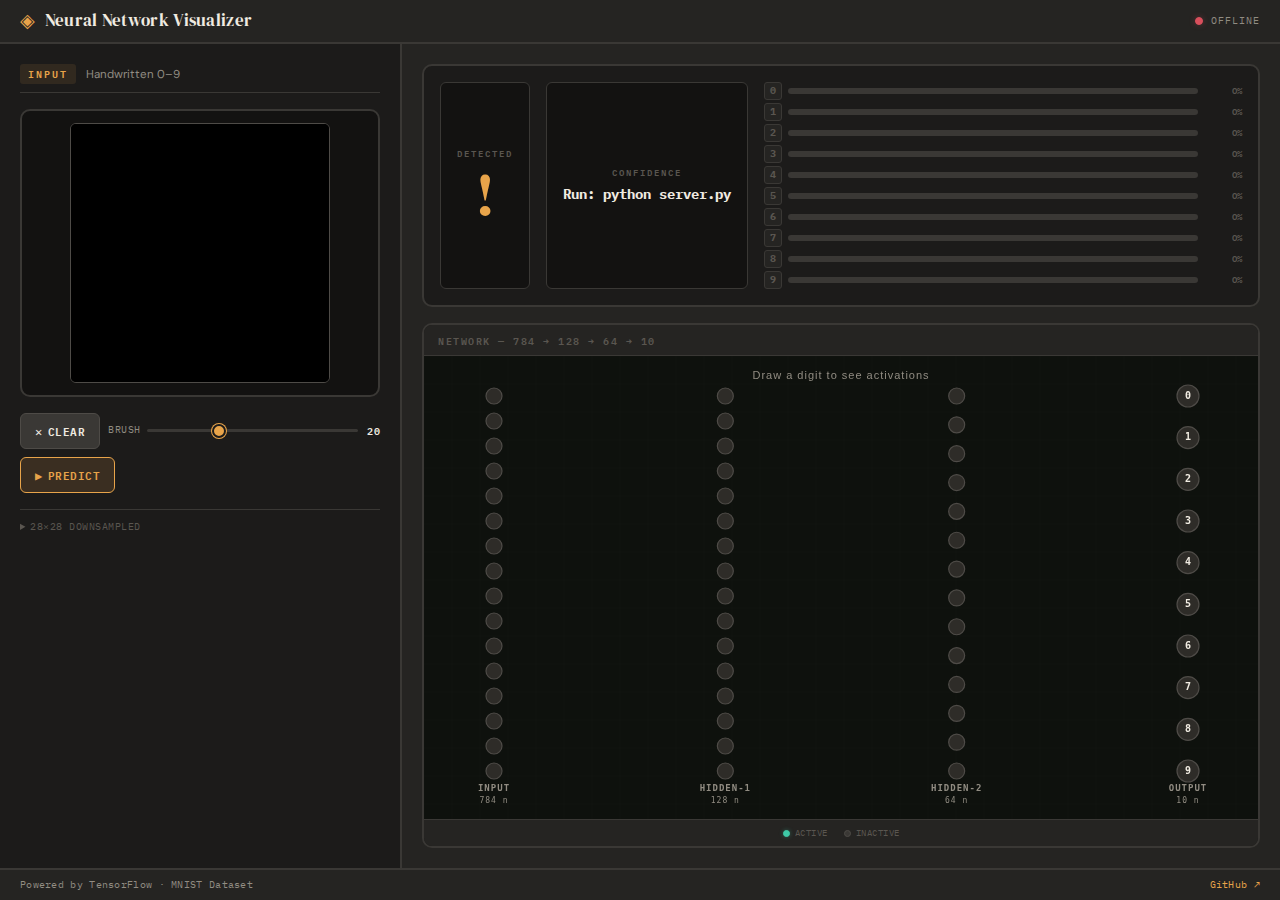
<file: index.html>
<!DOCTYPE html>
<html lang="en">

<head>
    <meta charset="UTF-8">
    <meta name="viewport" content="width=device-width, initial-scale=1.0">
    <meta name="google-site-verification" content="woF6-72Fv6c7B2TWcLVhrMGJMoBkNASpOA2ynsj_U1E" />
    <meta name="description" content="Interactive neural network visualizer for handwritten digit recognition.">
    <meta name="theme-color" content="#1C1B1A">
    <link rel="icon"
        href="data:image/svg+xml,<svg xmlns='http://www.w3.org/2000/svg' viewBox='0 0 100 100'><text y='.9em' font-size='90'>🧠</text></svg>">
    <title>Neural Network Digit Recognizer</title>
    <link rel="preconnect" href="https://fonts.googleapis.com">
    <link rel="preconnect" href="https://fonts.gstatic.com" crossorigin>
    <link
        href="https://fonts.googleapis.com/css2?family=DM+Serif+Display&family=IBM+Plex+Mono:wght@400;500;600;700&family=DM+Sans:wght@400;500;600;700&display=swap"
        rel="stylesheet">
    <link rel="stylesheet" href="styles.css">
</head>

<body>

    <!-- ═══ SHELL ═══ -->
    <div class="shell">

        <!-- ── TOP STRIP ── -->
        <header class="strip">
            <div class="strip__left">
                <span class="strip__mark">◈</span>
                <h1 class="strip__title">Neural Network Visualizer</h1>
            </div>
            <div class="strip__right">
                <span class="strip__led" id="statusLed"></span>
                <span class="strip__status" id="statusText">STANDBY</span>
            </div>
        </header>

        <!-- ── WORKBENCH (split layout) ── -->
        <main class="workbench">

            <!-- LEFT PANE: Input -->
            <div class="pane pane--input">
                <div class="pane__head">
                    <span class="pane__tag">INPUT</span>
                    <span class="pane__sub">Handwritten 0–9</span>
                </div>
                <div class="drawing-frame">
                    <canvas id="drawingCanvas" width="280" height="280"></canvas>
                </div>
                <div class="toolbar">
                    <button id="clearBtn" class="tb-btn">
                        <span class="tb-btn__icon">✕</span> Clear
                    </button>
                    <div class="tb-slider">
                        <label for="brushSize">Brush</label>
                        <input type="range" id="brushSize" min="10" max="40" value="20" aria-label="Brush size">
                        <span id="brushSizeValue" class="tb-slider__val">20</span>
                    </div>
                    <button id="predictBtn" class="tb-btn tb-btn--run">
                        <span class="tb-btn__icon">▶</span> Predict
                    </button>
                </div>
                <!-- 28x28 thumbnail -->
                <details class="preview-toggle">
                    <summary>28×28 downsampled</summary>
                    <div class="pixel-preview" id="pixelPreview"></div>
                </details>
            </div>

            <!-- DIVIDER -->
            <div class="divider"></div>

            <!-- RIGHT PANE: Readout + Network -->
            <div class="pane pane--output">

                <!-- Readout row -->
                <div class="readout">
                    <div class="readout__digit-wrap">
                        <span class="readout__label">DETECTED</span>
                        <span class="readout__digit" id="predictedDigit">?</span>
                    </div>
                    <div class="readout__conf-wrap">
                        <span class="readout__label">CONFIDENCE</span>
                        <span class="readout__conf" id="confidence">—</span>
                    </div>
                    <div class="readout__bars" id="probabilityBars">
                        <!-- JS fills this -->
                    </div>
                </div>

                <!-- Network canvas -->
                <div class="scope">
                    <div class="scope__label">NETWORK — 784 → 128 → 64 → 10</div>
                    <div class="scope__screen">
                        <canvas id="networkCanvas" width="900" height="420"></canvas>
                    </div>
                    <div class="scope__legend">
                        <span class="scope__legend-item"><i class="dot dot--on"></i> Active</span>
                        <span class="scope__legend-item"><i class="dot dot--off"></i> Inactive</span>
                    </div>
                </div>
            </div>
        </main>

        <!-- ── FOOTER STRIP ── -->
        <footer class="strip strip--foot">
            <span>Powered by TensorFlow · MNIST Dataset</span>
            <a href="https://github.com/Chronos778/neural-visualizer" target="_blank" rel="noopener">GitHub ↗</a>
        </footer>
    </div>

    <script src="network.js"></script>
    <script src="visualization.js"></script>
    <script src="app.js"></script>
</body>

</html>
</file>
<file: styles.css>
/* ════════════════════════════════════════════════════════
   NEURAL NETWORK VISUALIZER — "Lab Instrument" theme
   DM Serif Display · IBM Plex Mono · DM Sans
   ════════════════════════════════════════════════════════ */

:root {
    /* ── Surface ── */
    --bg:            #1C1B1A;
    --bg-raised:     #252422;
    --bg-inset:      #131211;
    --bg-paper:      #F0EBE1;
    --bg-paper-dim:  #D8D2C4;
    --bg-scope:      #0E110D;

    /* ── Text ── */
    --ink:           #F0EBE1;
    --ink-dim:       #918C82;
    --ink-faint:     #5A5650;
    --ink-dark:      #1C1B1A;
    --ink-accent:    #E8A44A;

    /* ── Palette ── */
    --ember:         #E8A44A;
    --ember-glow:    rgba(232, 164, 74, 0.35);
    --teal:          #3EC9A7;
    --teal-glow:     rgba(62, 201, 167, 0.35);
    --rose:          #D94F5C;
    --rose-glow:     rgba(217, 79, 92, 0.3);
    --slate:         #3A3835;
    --slate-light:   #4E4B47;

    /* ── Borders ── */
    --rule:          #3A3835;
    --rule-light:    #4E4B47;
    --rule-strong:   #918C82;

    /* ── Radius ── */
    --r:             6px;
    --r-lg:          10px;

    /* ── Type ── */
    --font-display:  'DM Serif Display', Georgia, serif;
    --font-body:     'DM Sans', system-ui, sans-serif;
    --font-mono:     'IBM Plex Mono', 'Menlo', monospace;
}

/* ── RESET ── */
*, *::before, *::after { margin: 0; padding: 0; box-sizing: border-box; }
html { height: 100%; }
body {
    height: 100%;
    font-family: var(--font-body);
    background: var(--bg);
    color: var(--ink);
    line-height: 1.5;
    -webkit-font-smoothing: antialiased;
}

/* ════════════════════════════════════════════════════════
   SHELL — full-height app wrapper
   ════════════════════════════════════════════════════════ */
.shell {
    display: flex;
    flex-direction: column;
    height: 100vh;
    min-height: 0;
}

/* ════════════════════════════════════════════════════════
   STRIP — top/bottom bars
   ════════════════════════════════════════════════════════ */
.strip {
    display: flex;
    align-items: center;
    justify-content: space-between;
    padding: 0 20px;
    height: 44px;
    flex-shrink: 0;
    background: var(--bg-raised);
    border-bottom: 2px solid var(--rule);
}
.strip--foot {
    height: 32px;
    border-bottom: none;
    border-top: 2px solid var(--rule);
    font-family: var(--font-mono);
    font-size: 0.6rem;
    color: var(--ink-dim);
    letter-spacing: 0.3px;
}
.strip--foot a {
    color: var(--ember);
    text-decoration: none;
}
.strip--foot a:hover { text-decoration: underline; }

.strip__left { display: flex; align-items: center; gap: 10px; }
.strip__mark {
    color: var(--ember);
    font-size: 1.2rem;
    line-height: 1;
}
.strip__title {
    font-family: var(--font-display);
    font-size: 1.05rem;
    font-weight: 400;
    letter-spacing: 0.3px;
    color: var(--ink);
}
.strip__right {
    display: flex; align-items: center; gap: 8px;
    font-family: var(--font-mono);
    font-size: 0.65rem;
    color: var(--ink-dim);
    letter-spacing: 1px;
    text-transform: uppercase;
}
.strip__led {
    width: 8px; height: 8px;
    border-radius: 50%;
    background: var(--ink-faint);
    border: 1px solid var(--rule-light);
    transition: all 0.5s;
}
.strip__led.on {
    background: var(--teal);
    box-shadow: 0 0 6px var(--teal-glow), 0 0 12px var(--teal-glow);
    border-color: var(--teal);
}
.strip__led.err {
    background: var(--rose);
    box-shadow: 0 0 6px var(--rose-glow);
    border-color: var(--rose);
}

/* ════════════════════════════════════════════════════════
   WORKBENCH — the horizontal split
   ════════════════════════════════════════════════════════ */
.workbench {
    flex: 1;
    display: flex;
    min-height: 0;
    overflow: hidden;
}

.pane {
    overflow-y: auto;
    padding: 20px;
}
.pane::-webkit-scrollbar { width: 5px; }
.pane::-webkit-scrollbar-thumb { background: var(--rule); border-radius: 3px; }

/* LEFT PANE — ~34% */
.pane--input {
    width: 34%;
    min-width: 270px;
    max-width: 400px;
    display: flex;
    flex-direction: column;
    gap: 16px;
    background: var(--bg);
}

.divider {
    width: 2px;
    flex-shrink: 0;
    background: var(--rule);
}

/* RIGHT PANE — fills remaining */
.pane--output {
    flex: 1;
    display: flex;
    flex-direction: column;
    gap: 16px;
    background: var(--bg-raised);
}

/* ── Pane headers ── */
.pane__head {
    display: flex; align-items: baseline; gap: 10px;
    border-bottom: 1px solid var(--rule);
    padding-bottom: 8px;
}
.pane__tag {
    font-family: var(--font-mono);
    font-size: 0.65rem;
    font-weight: 600;
    letter-spacing: 2px;
    text-transform: uppercase;
    color: var(--ember);
    background: rgba(232, 164, 74, 0.1);
    padding: 2px 8px;
    border-radius: 3px;
}
.pane__sub {
    font-size: 0.72rem;
    color: var(--ink-dim);
}

/* ════════════════════════════════════════════════════════
   DRAWING CANVAS
   ════════════════════════════════════════════════════════ */
.drawing-frame {
    display: flex;
    justify-content: center;
    align-items: center;
    padding: 12px;
    background: var(--bg-inset);
    border: 2px solid var(--rule);
    border-radius: var(--r-lg);
}
#drawingCanvas {
    width: 100%;
    max-width: 260px;
    aspect-ratio: 1;
    background: #000;
    border: 1px solid var(--rule-light);
    border-radius: var(--r);
    cursor: crosshair;
    touch-action: none;
    image-rendering: pixelated;
}

/* ── Toolbar ── */
.toolbar {
    display: flex;
    align-items: center;
    gap: 8px;
    flex-wrap: wrap;
}
.tb-btn {
    display: inline-flex;
    align-items: center;
    gap: 5px;
    padding: 7px 14px;
    font-family: var(--font-mono);
    font-size: 0.68rem;
    font-weight: 600;
    letter-spacing: 0.5px;
    text-transform: uppercase;
    color: var(--ink);
    background: var(--slate);
    border: 1px solid var(--rule-light);
    border-radius: var(--r);
    cursor: pointer;
    transition: background 0.15s, border-color 0.15s, color 0.15s;
}
.tb-btn:hover {
    background: var(--slate-light);
    border-color: var(--ink-dim);
}
.tb-btn__icon { font-size: 0.75rem; }
.tb-btn--run {
    background: rgba(232, 164, 74, 0.15);
    border-color: var(--ember);
    color: var(--ember);
}
.tb-btn--run:hover {
    background: rgba(232, 164, 74, 0.28);
}
.tb-btn:disabled { opacity: 0.35; cursor: not-allowed; }

.tb-slider {
    display: flex; align-items: center; gap: 6px;
    flex: 1;
    font-family: var(--font-mono);
    font-size: 0.62rem;
    color: var(--ink-dim);
    text-transform: uppercase;
    letter-spacing: 0.5px;
}
.tb-slider input[type="range"] {
    flex: 1;
    -webkit-appearance: none;
    appearance: none;
    height: 3px;
    background: var(--slate);
    border-radius: 2px;
    outline: none;
}
.tb-slider input[type="range"]::-webkit-slider-thumb {
    -webkit-appearance: none;
    width: 14px; height: 14px;
    background: var(--ember);
    border-radius: 50%;
    cursor: pointer;
    border: 2px solid var(--bg);
    box-shadow: 0 0 0 1px var(--ember);
}
.tb-slider__val {
    min-width: 16px;
    text-align: right;
    color: var(--ink);
    font-weight: 600;
}

/* ── Pixel preview ── */
.preview-toggle {
    border-top: 1px solid var(--rule);
    padding-top: 10px;
}
.preview-toggle summary {
    font-family: var(--font-mono);
    font-size: 0.6rem;
    color: var(--ink-faint);
    cursor: pointer;
    letter-spacing: 0.5px;
    text-transform: uppercase;
    -webkit-user-select: none;
    user-select: none;
}
.preview-toggle summary:hover { color: var(--ember); }
.preview-toggle[open] summary { color: var(--ember); margin-bottom: 8px; }
.pixel-preview {
    display: grid;
    grid-template-columns: repeat(28, 1fr);
    gap: 1px;
    padding: 6px;
    background: var(--bg-inset);
    border-radius: var(--r);
    border: 1px solid var(--rule);
}
.pixel-preview .pixel {
    aspect-ratio: 1;
    background: #000;
    border-radius: 1px;
}

/* ════════════════════════════════════════════════════════
   READOUT — big digit + confidence + probability bars
   ════════════════════════════════════════════════════════ */
.readout {
    display: flex;
    align-items: stretch;
    gap: 16px;
    padding: 16px;
    background: var(--bg);
    border: 2px solid var(--rule);
    border-radius: var(--r-lg);
}

.readout__digit-wrap,
.readout__conf-wrap {
    display: flex;
    flex-direction: column;
    align-items: center;
    justify-content: center;
    gap: 4px;
    padding: 10px 16px;
    background: var(--bg-inset);
    border: 1px solid var(--rule);
    border-radius: var(--r);
    min-width: 90px;
}

.readout__label {
    font-family: var(--font-mono);
    font-size: 0.55rem;
    font-weight: 600;
    letter-spacing: 2px;
    text-transform: uppercase;
    color: var(--ink-faint);
}

.readout__digit {
    font-family: var(--font-display);
    font-size: 3.8rem;
    line-height: 1;
    color: var(--ember);
    transition: color 0.3s;
}
.readout__digit.active {
    animation: readoutFlash 0.3s ease-out;
}
@keyframes readoutFlash {
    0%   { color: #fff; transform: scale(1.08); }
    100% { color: var(--ember); transform: scale(1); }
}

.readout__conf {
    font-family: var(--font-mono);
    font-size: 0.9rem;
    font-weight: 700;
    color: var(--ink);
    white-space: nowrap;
}
.readout__conf.high { color: var(--teal); }

/* ── Probability bars ── */
.readout__bars {
    flex: 1;
    display: flex;
    flex-direction: column;
    gap: 3px;
    justify-content: center;
}
.prob-row {
    display: flex;
    align-items: center;
    gap: 6px;
}
.prob-label {
    width: 18px; height: 18px;
    display: flex; align-items: center; justify-content: center;
    font-family: var(--font-mono);
    font-weight: 700;
    font-size: 0.6rem;
    color: var(--ink-faint);
    background: var(--bg-raised);
    border: 1px solid var(--rule);
    border-radius: 3px;
    flex-shrink: 0;
    transition: all 0.3s;
}
.prob-label.winner {
    color: var(--bg);
    background: var(--ember);
    border-color: var(--ember);
    box-shadow: 0 0 6px var(--ember-glow);
}
.prob-bar-container {
    flex: 1;
    height: 6px;
    background: var(--slate);
    border-radius: 3px;
    overflow: hidden;
}
.prob-bar {
    height: 100%;
    border-radius: 3px;
    background: var(--ink-dim);
    transition: width 0.35s cubic-bezier(0.22, 1, 0.36, 1);
}
.prob-bar.winner {
    background: var(--ember);
    box-shadow: 0 0 6px var(--ember-glow);
}
.prob-value {
    min-width: 38px;
    text-align: right;
    font-family: var(--font-mono);
    font-size: 0.58rem;
    font-weight: 600;
    color: var(--ink-faint);
}

/* ════════════════════════════════════════════════════════
   SCOPE — network canvas area (oscilloscope feel)
   ════════════════════════════════════════════════════════ */
.scope {
    flex: 1;
    display: flex;
    flex-direction: column;
    min-height: 0;
    background: var(--bg);
    border: 2px solid var(--rule);
    border-radius: var(--r-lg);
    overflow: hidden;
}
.scope__label {
    padding: 8px 14px;
    font-family: var(--font-mono);
    font-size: 0.6rem;
    font-weight: 600;
    letter-spacing: 1.5px;
    text-transform: uppercase;
    color: var(--ink-faint);
    border-bottom: 1px solid var(--rule);
    background: var(--bg-raised);
}
.scope__screen {
    flex: 1;
    display: flex;
    align-items: center;
    justify-content: center;
    background: var(--bg-scope);
    position: relative;
    overflow: hidden;
    min-height: 300px;
    /* Scanline overlay */
    background-image:
        repeating-linear-gradient(
            0deg,
            transparent,
            transparent 2px,
            rgba(255,255,255,0.008) 2px,
            rgba(255,255,255,0.008) 4px
        );
}
#networkCanvas {
    max-width: 100%;
    height: auto;
}
.scope__legend {
    display: flex; gap: 16px;
    justify-content: center;
    padding: 6px 14px;
    border-top: 1px solid var(--rule);
    background: var(--bg-raised);
}
.scope__legend-item {
    display: flex; align-items: center; gap: 5px;
    font-family: var(--font-mono);
    font-size: 0.58rem;
    color: var(--ink-faint);
    text-transform: uppercase;
    letter-spacing: 0.5px;
}
.dot {
    display: inline-block;
    width: 7px; height: 7px;
    border-radius: 50%;
    border: 1px solid var(--rule-light);
}
.dot--on  { background: var(--teal); box-shadow: 0 0 4px var(--teal-glow); border-color: var(--teal); }
.dot--off { background: var(--slate); }

/* ════════════════════════════════════════════════════════
   ENTRANCE ANIMATION — staggered left-to-right reveal
   ════════════════════════════════════════════════════════ */
@keyframes slideIn {
    from { opacity: 0; transform: translateY(12px); }
    to   { opacity: 1; transform: translateY(0); }
}
.strip         { animation: slideIn 0.4s ease-out both; }
.pane--input   { animation: slideIn 0.45s ease-out 0.08s both; }
.pane--output  { animation: slideIn 0.45s ease-out 0.16s both; }
.strip--foot   { animation: slideIn 0.35s ease-out 0.24s both; }

/* ════════════════════════════════════════════════════════
   RESPONSIVE
   ════════════════════════════════════════════════════════ */

/* Tablets */
@media (max-width: 900px) {
    .workbench {
        flex-direction: column;
    }
    .pane--input {
        width: 100%;
        max-width: none;
        min-width: 0;
    }
    .divider {
        width: auto;
        height: 2px;
    }
    .pane--output {
        min-height: 400px;
    }
    .readout {
        flex-wrap: wrap;
    }
}

/* Phones */
@media (max-width: 560px) {
    .strip { padding: 0 12px; }
    .strip__title { font-size: 0.85rem; }
    .pane { padding: 14px; }
    .readout {
        flex-direction: column;
        align-items: stretch;
    }
    .readout__digit-wrap,
    .readout__conf-wrap {
        flex-direction: row;
        justify-content: space-between;
        padding: 8px 14px;
    }
    .readout__digit { font-size: 2.5rem; }
    .readout__bars { gap: 2px; }
    .toolbar { flex-direction: column; }
    .tb-slider { width: 100%; }
    .scope__screen { min-height: 220px; }
}

/* Touch */
@media (hover: none) and (pointer: coarse) {
    .tb-btn:hover { background: var(--slate); }
    .tb-btn--run:hover { background: rgba(232, 164, 74, 0.15); }
    .tb-btn:active { transform: scale(0.97); }
    #drawingCanvas { cursor: default; }
}

/* Landscape phones */
@media (max-height: 480px) and (orientation: landscape) {
    .strip { height: 36px; }
    .strip--foot { height: 26px; }
    .pane { padding: 10px; }
}
</file>
